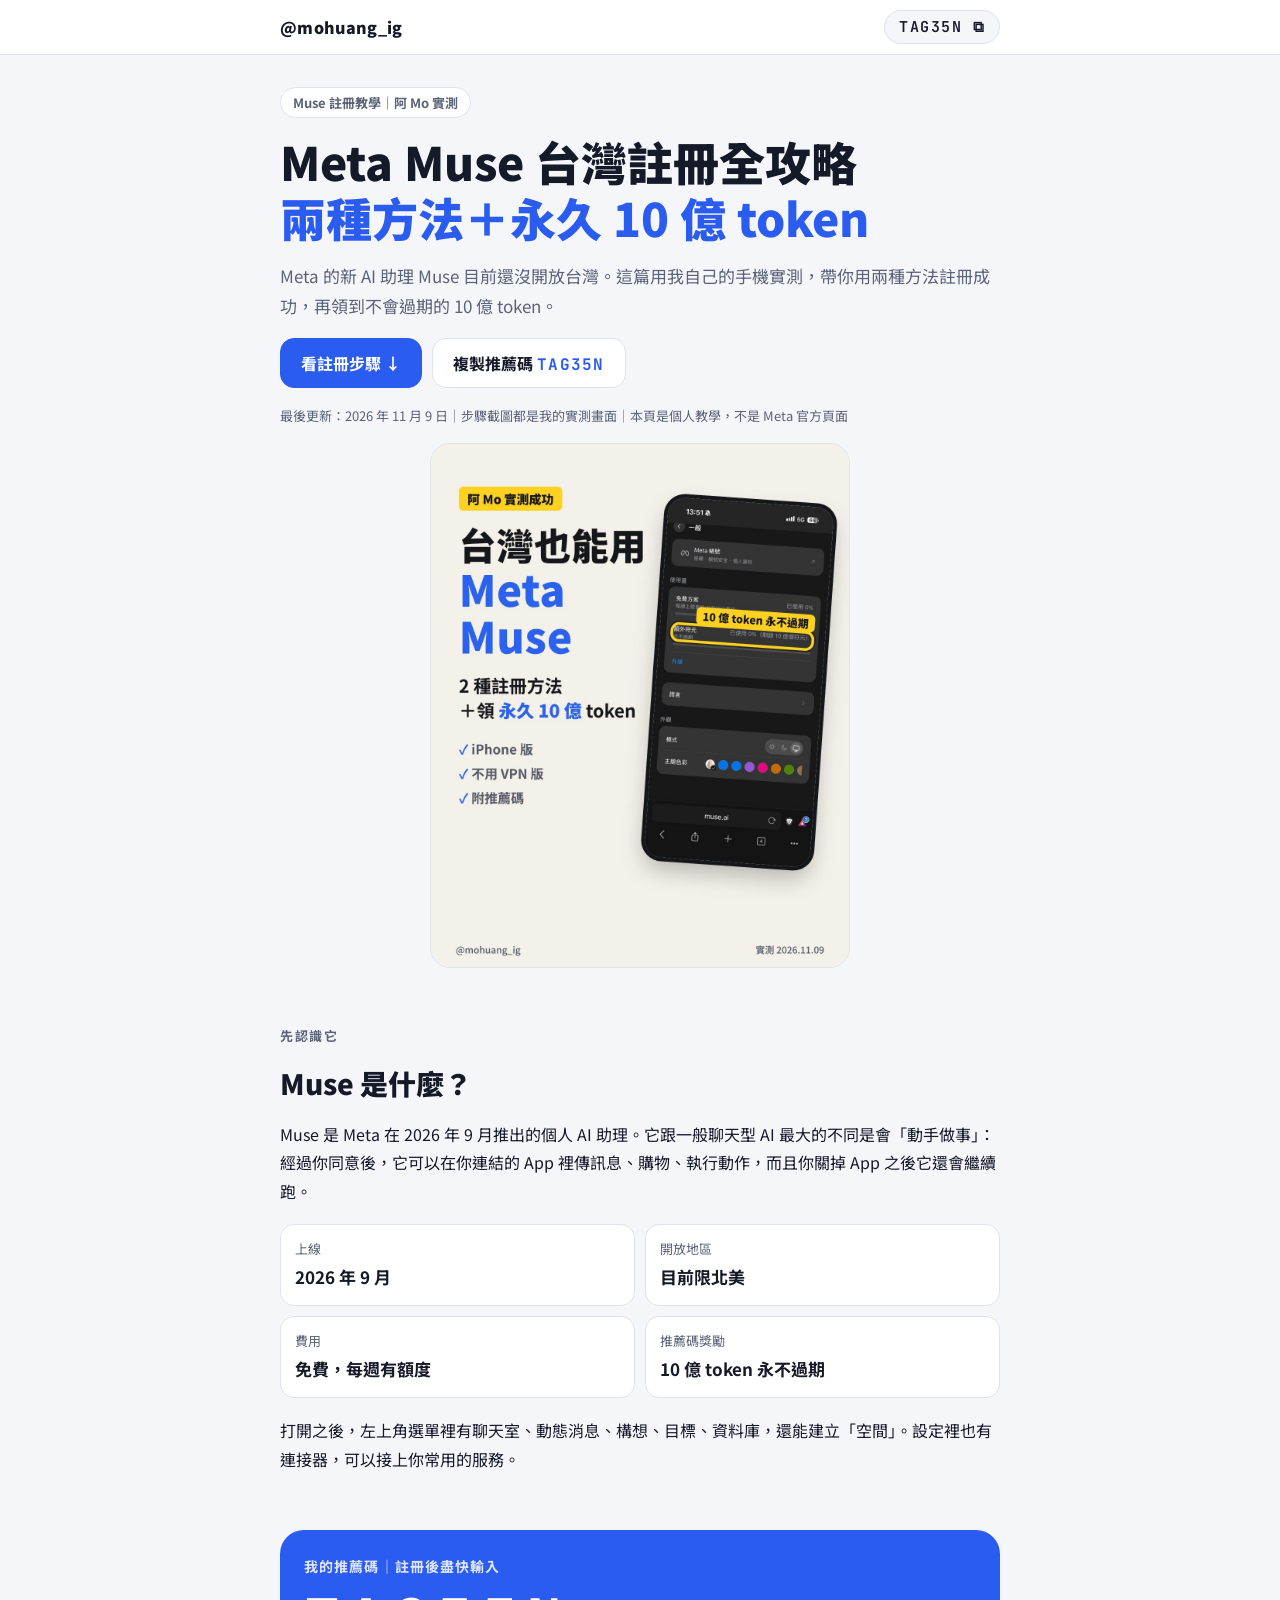
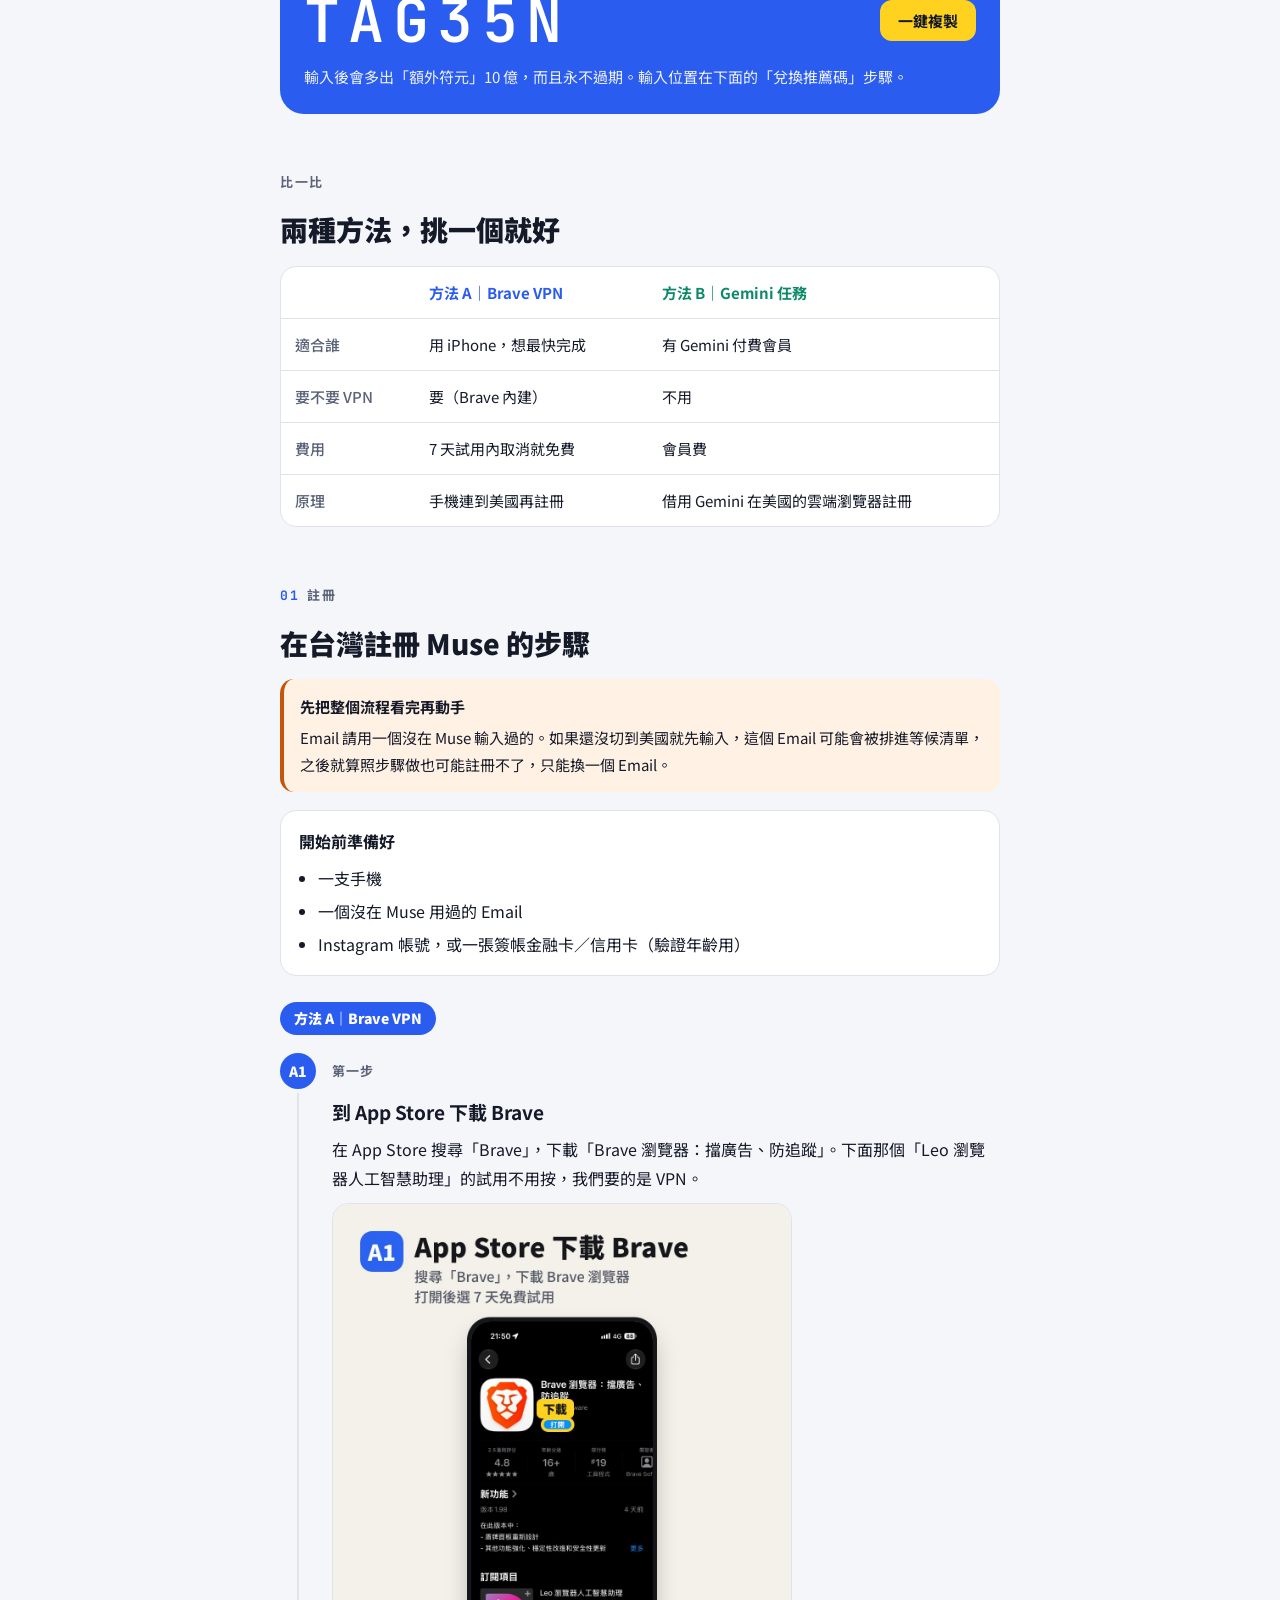
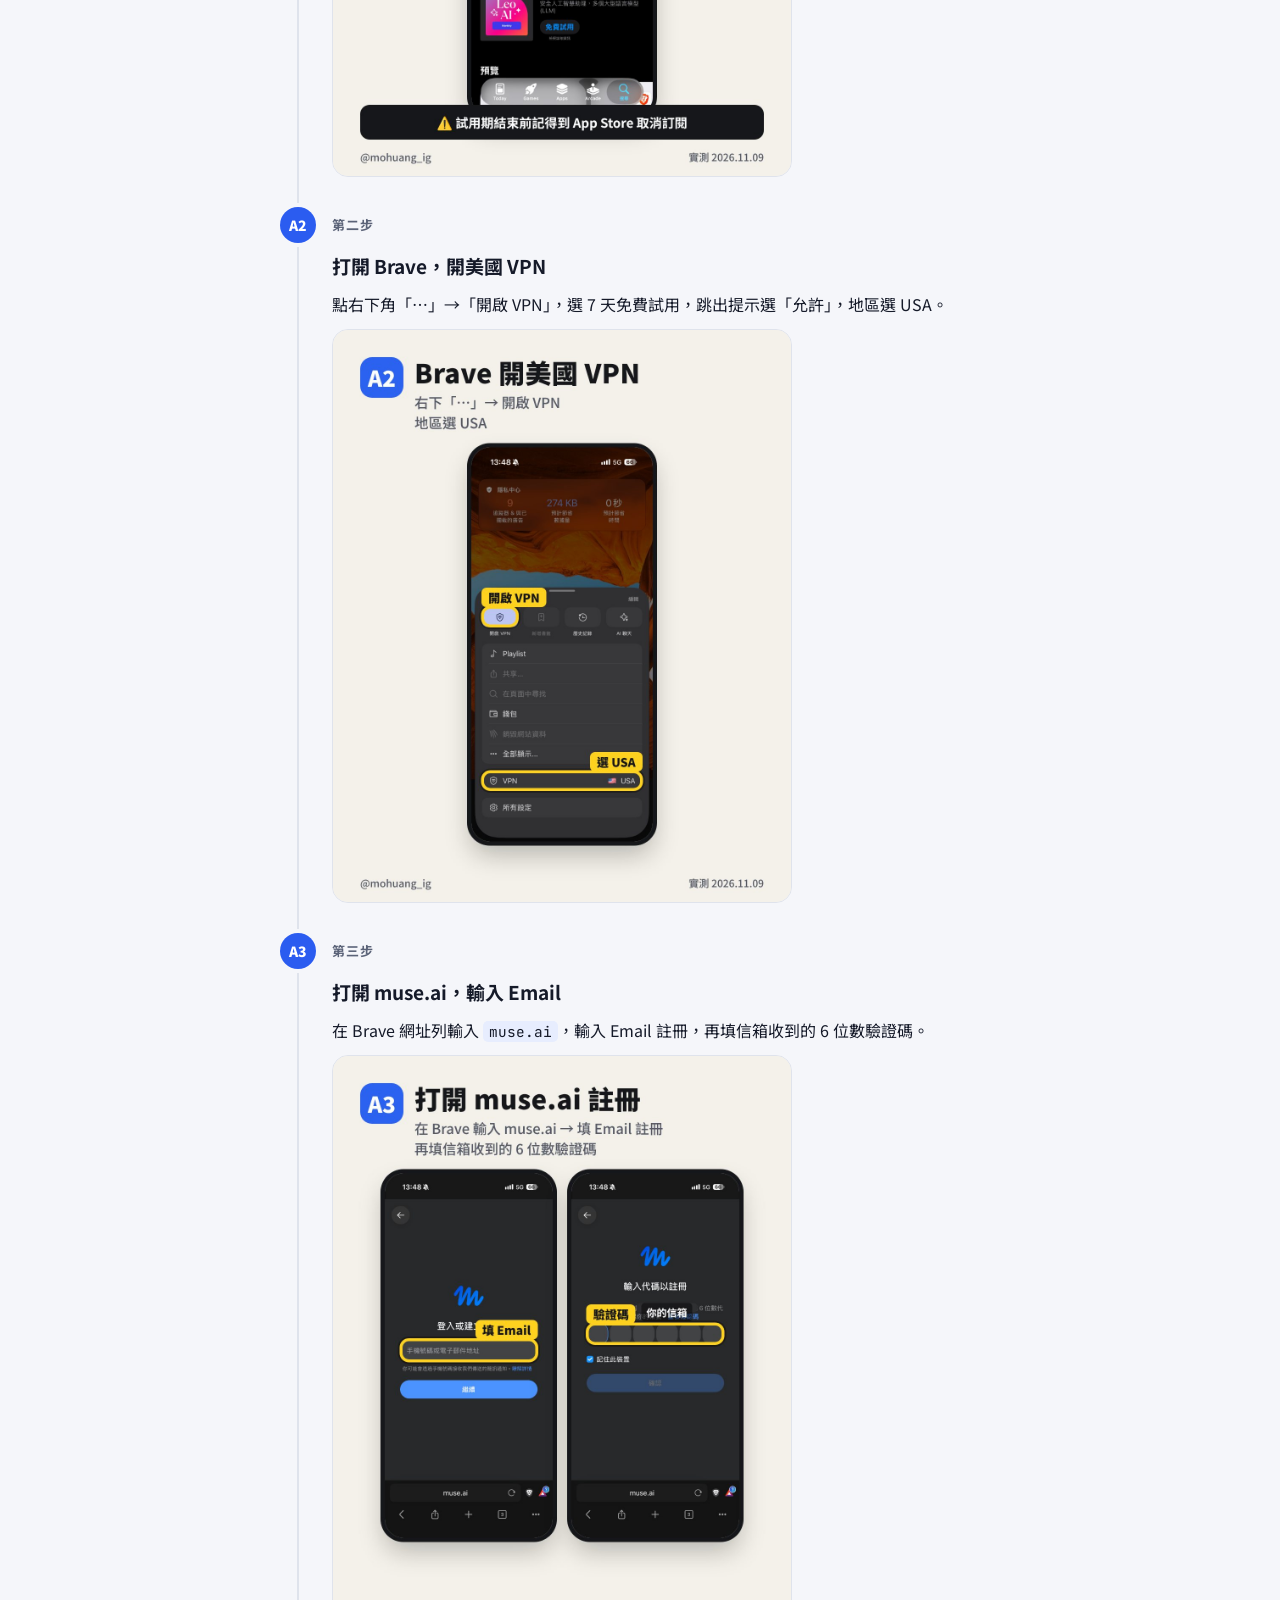
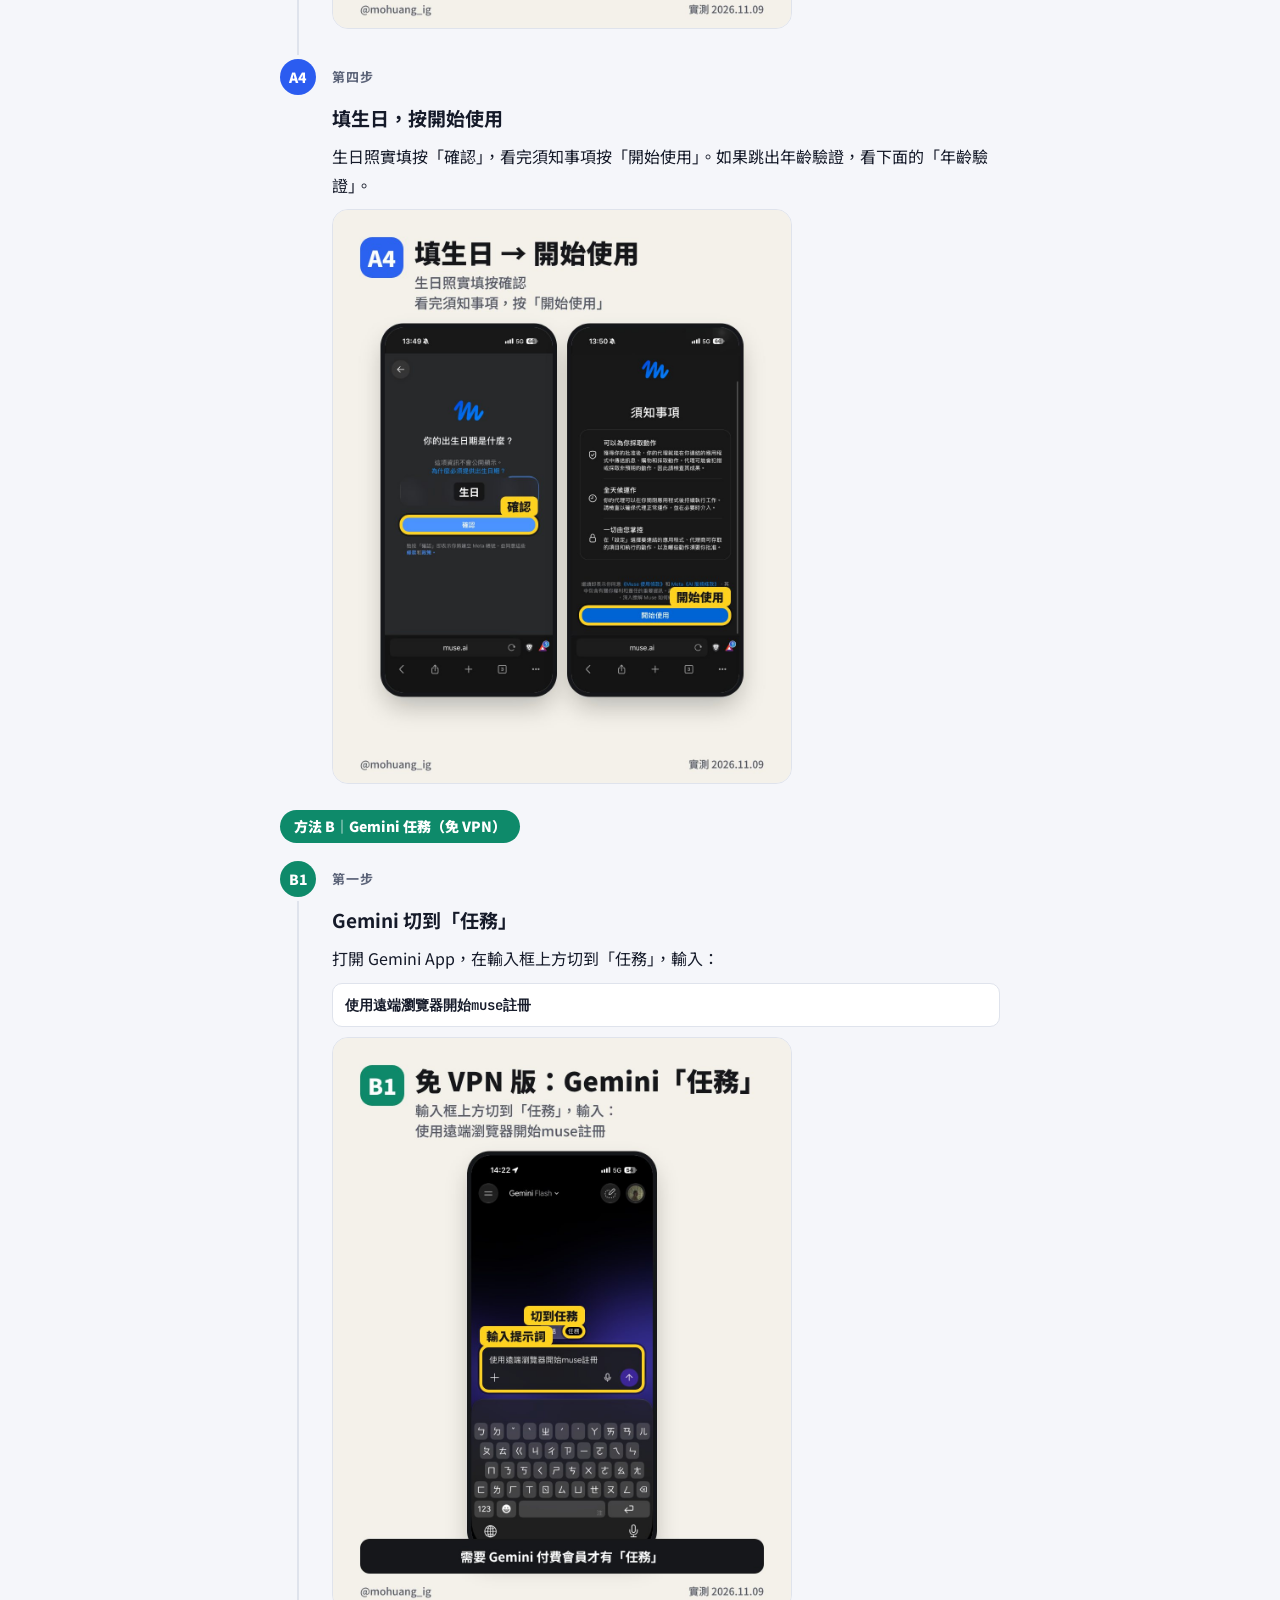
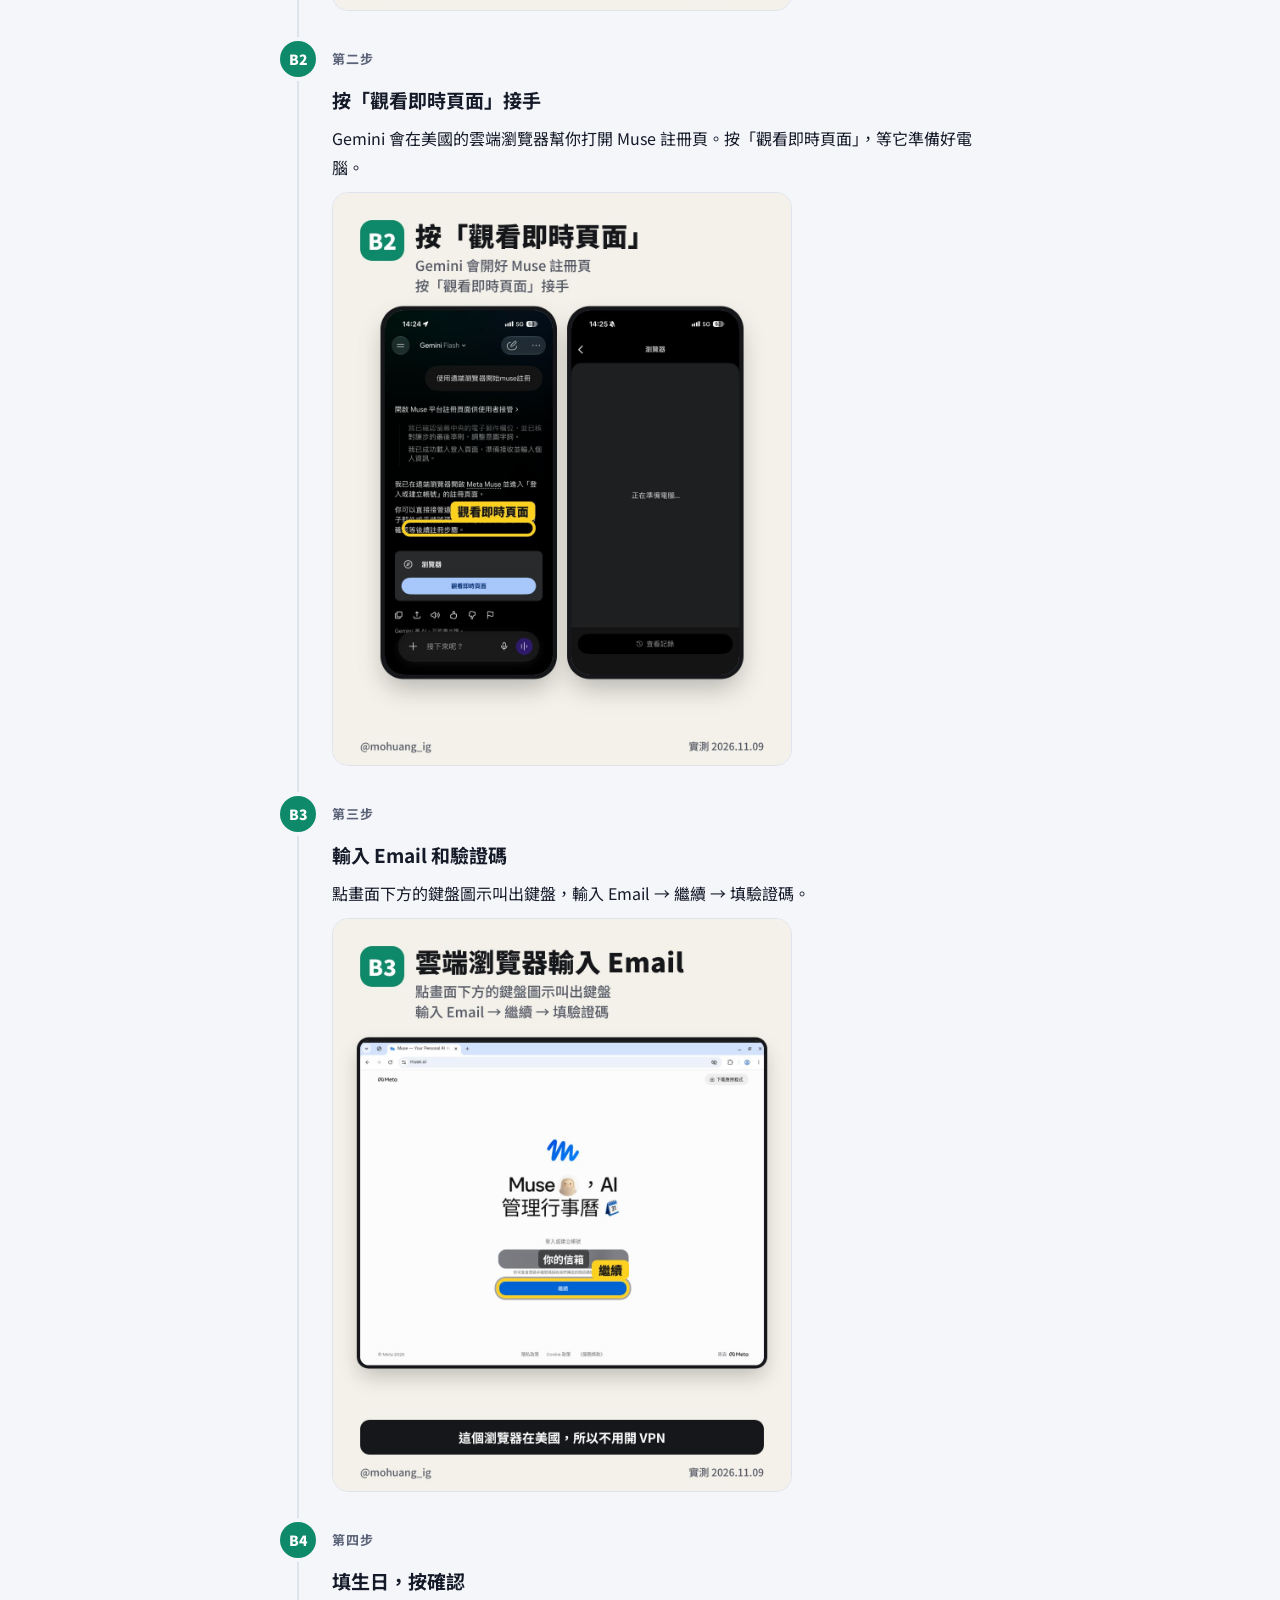
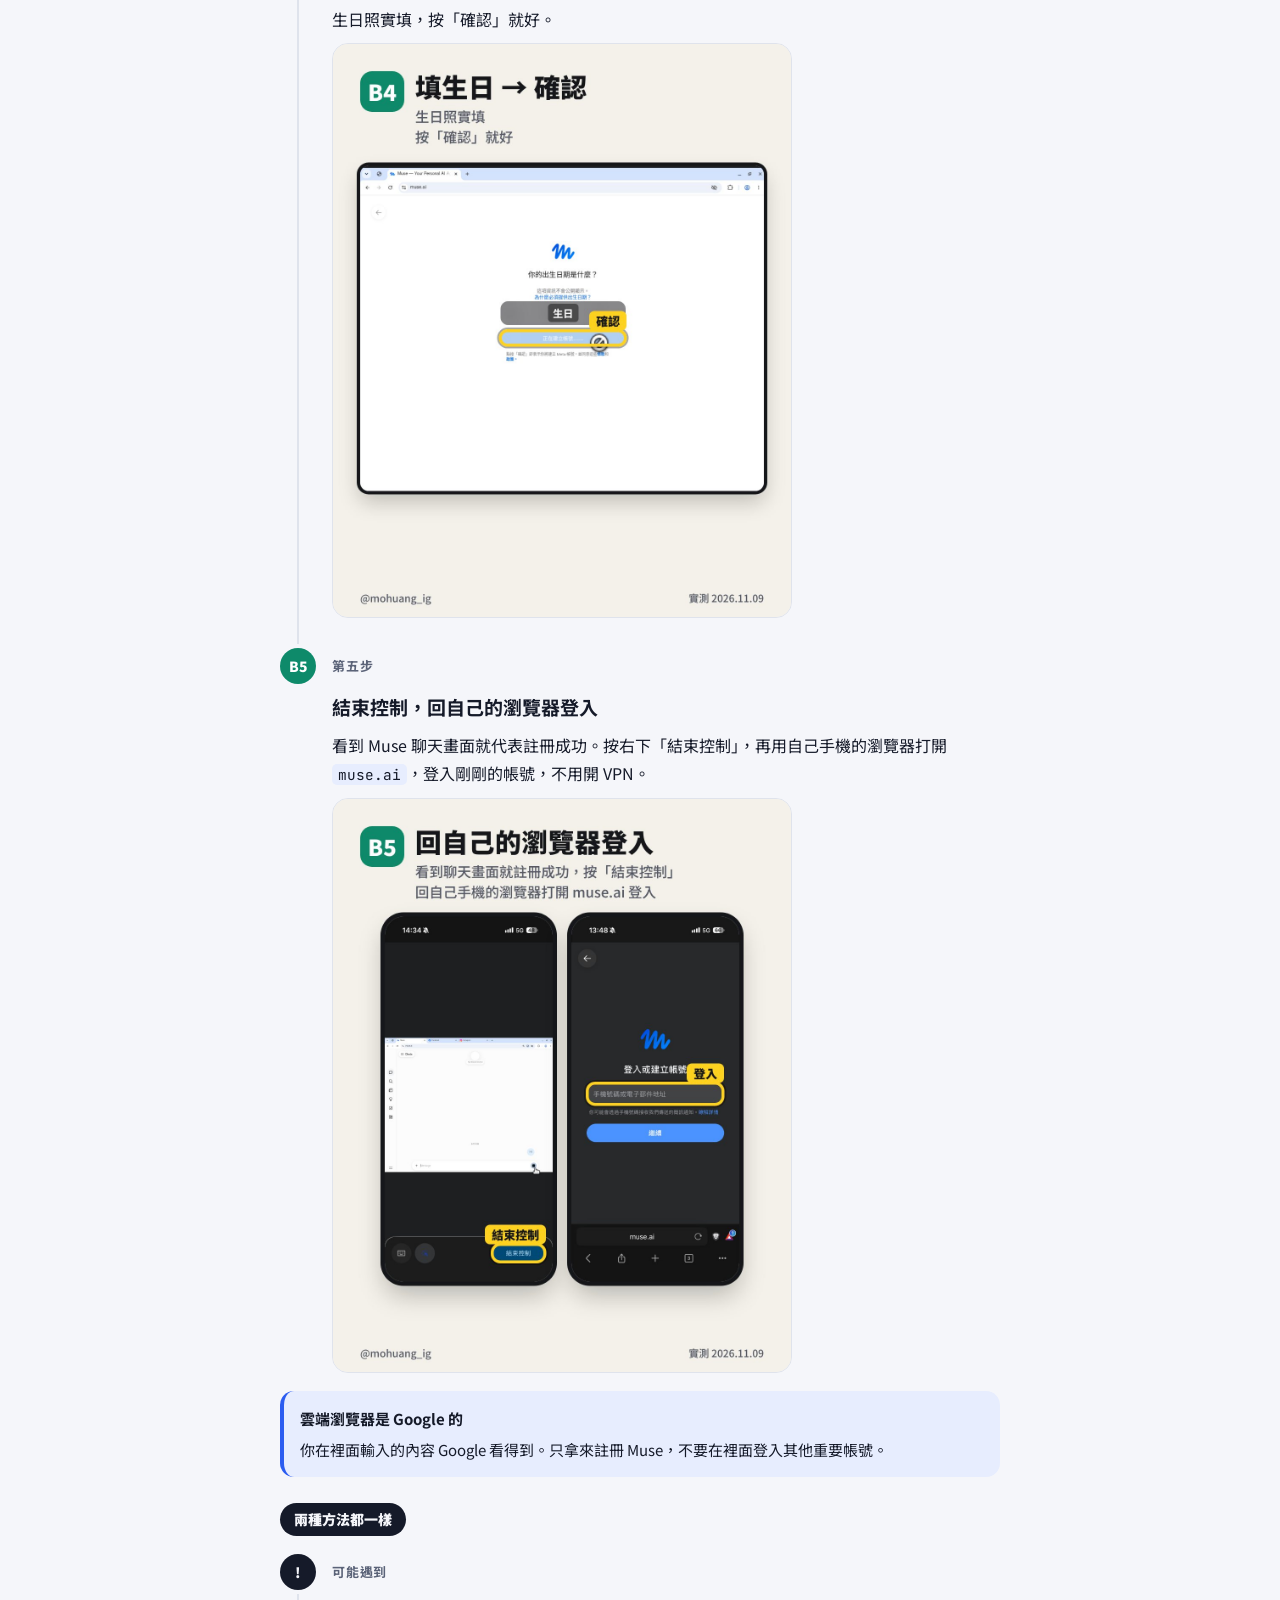
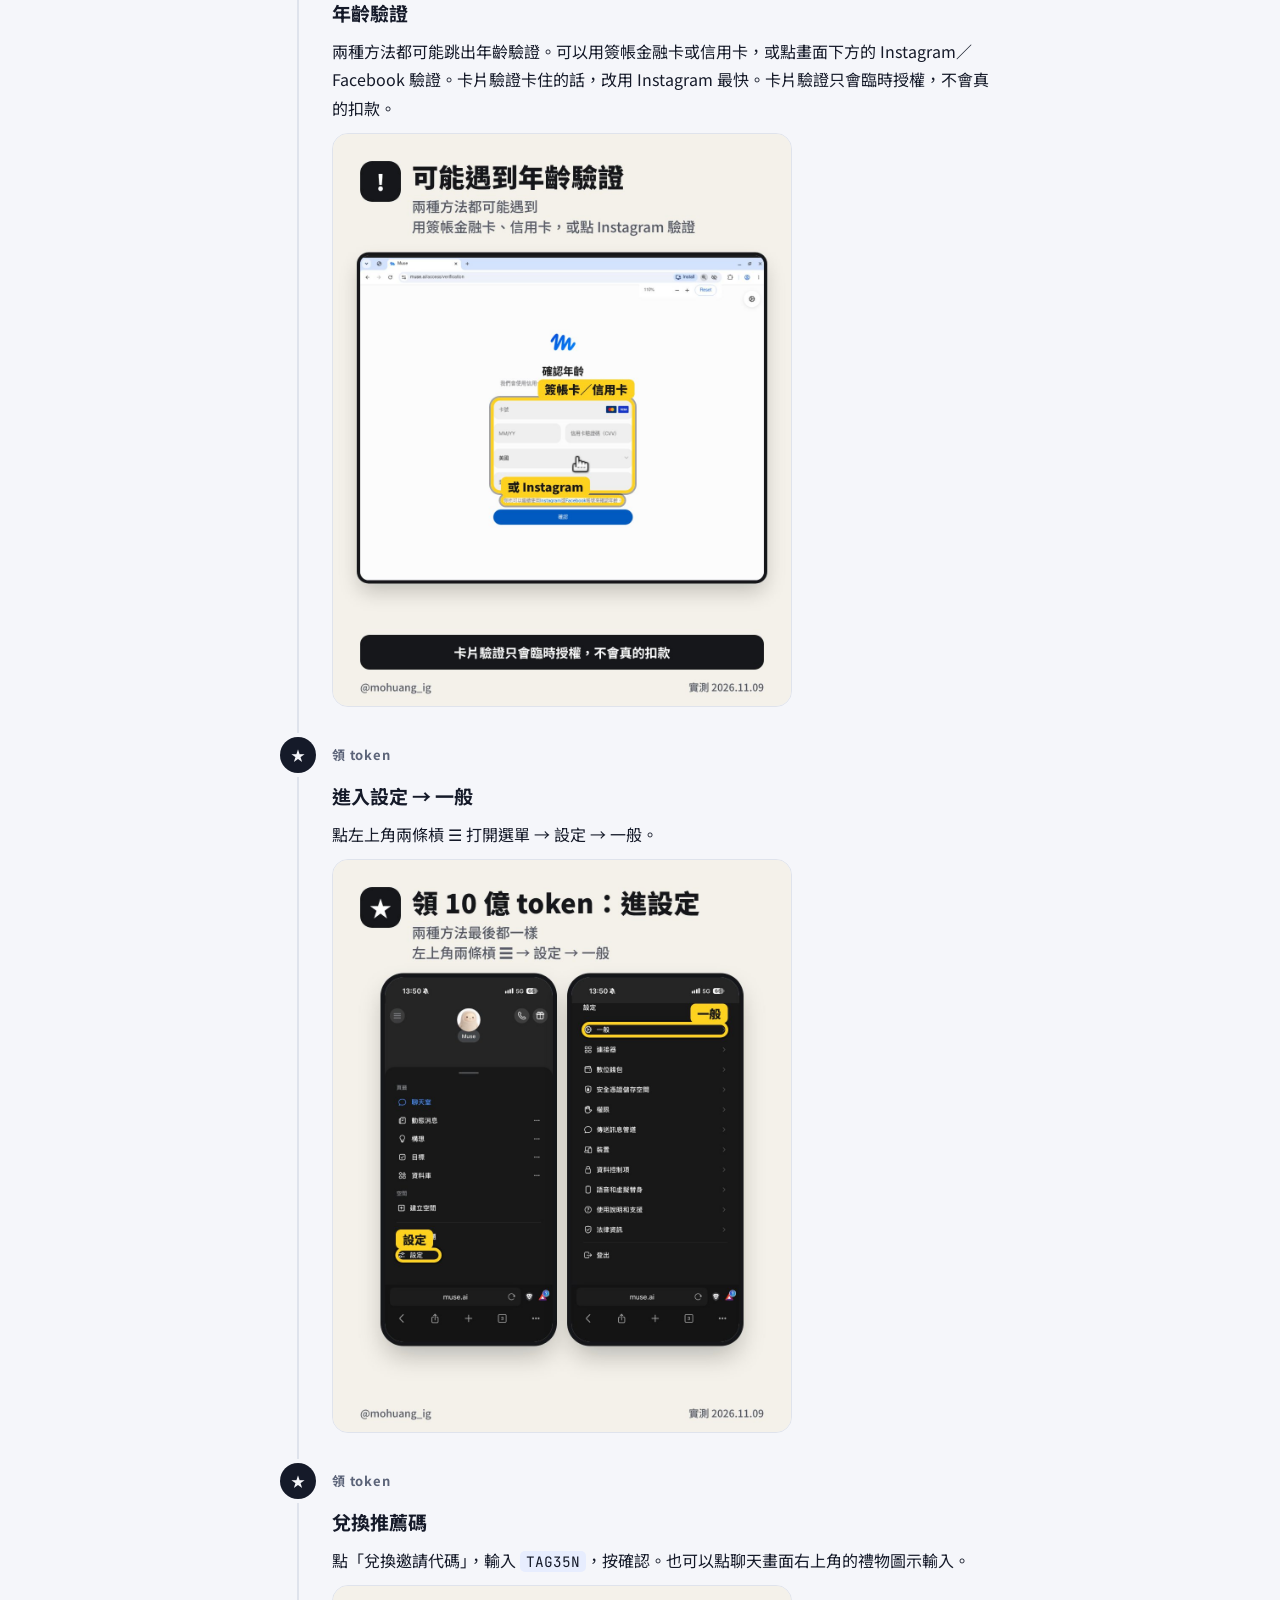
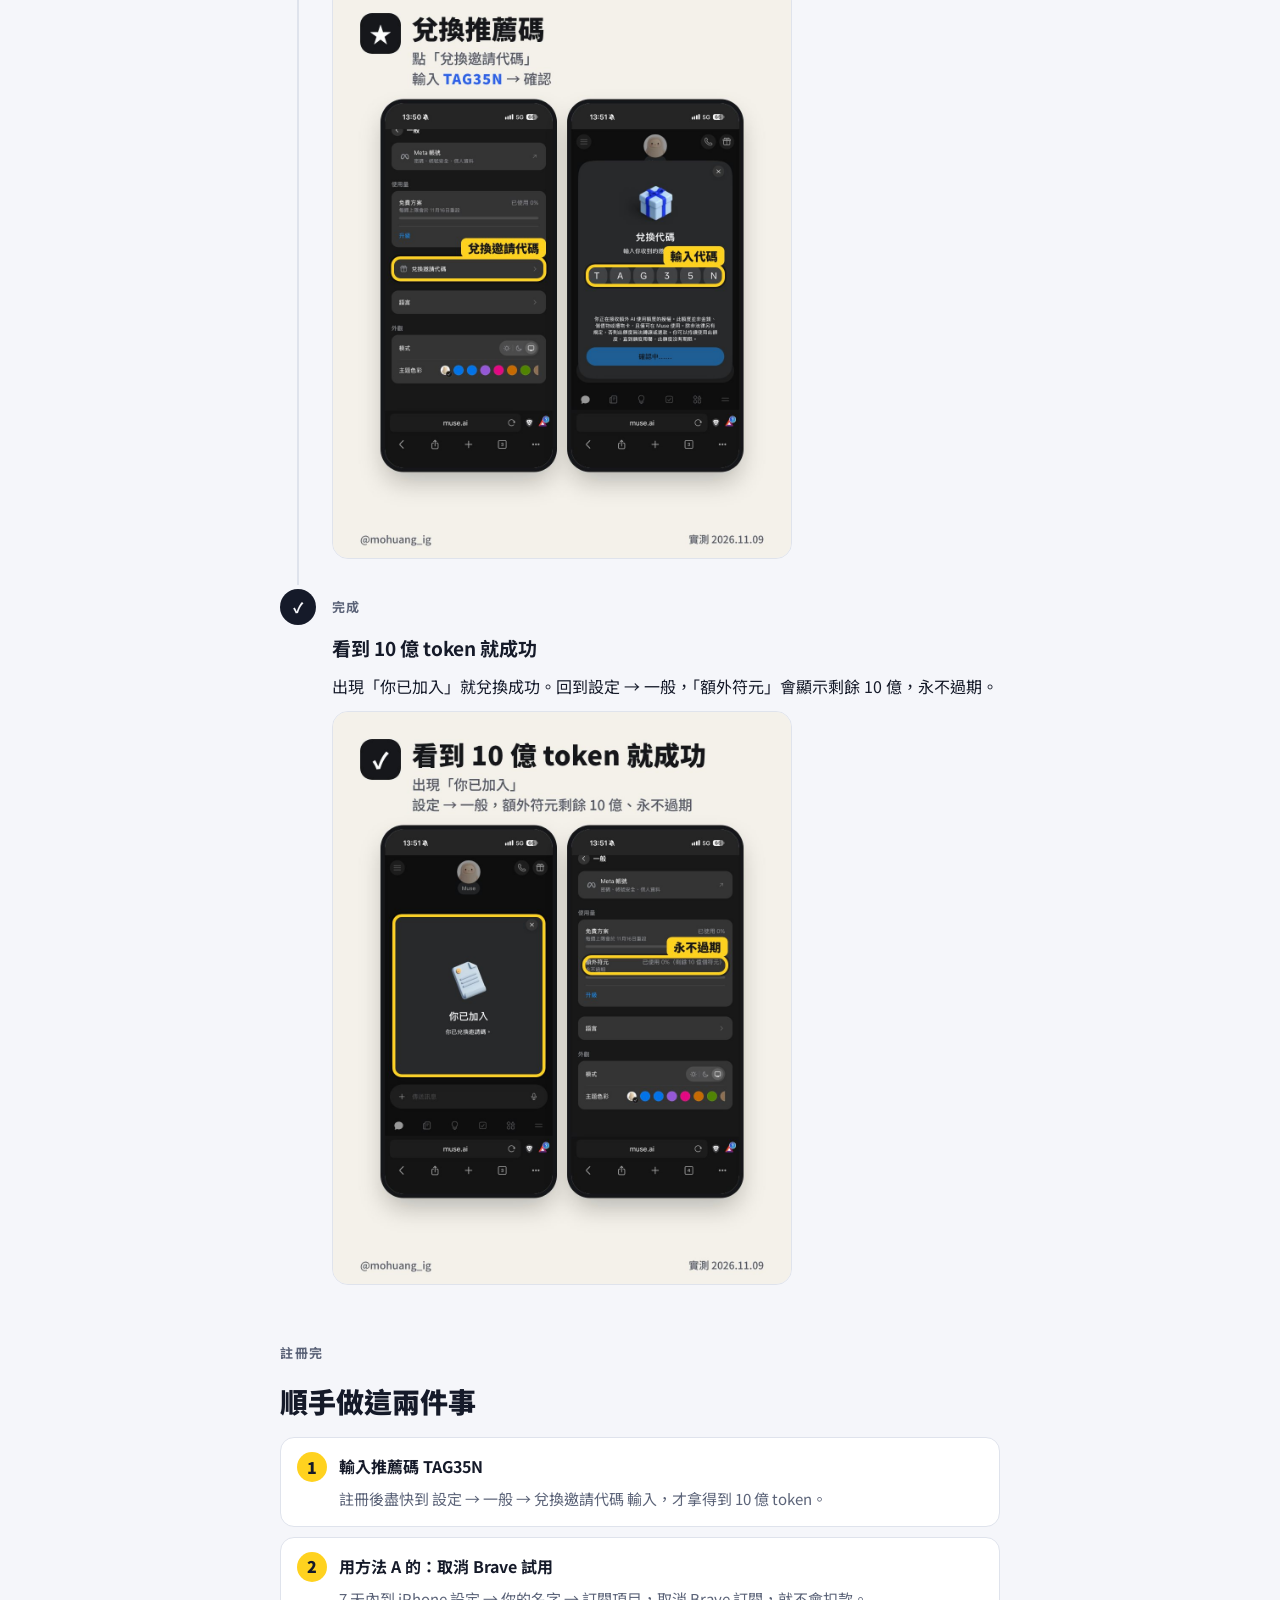
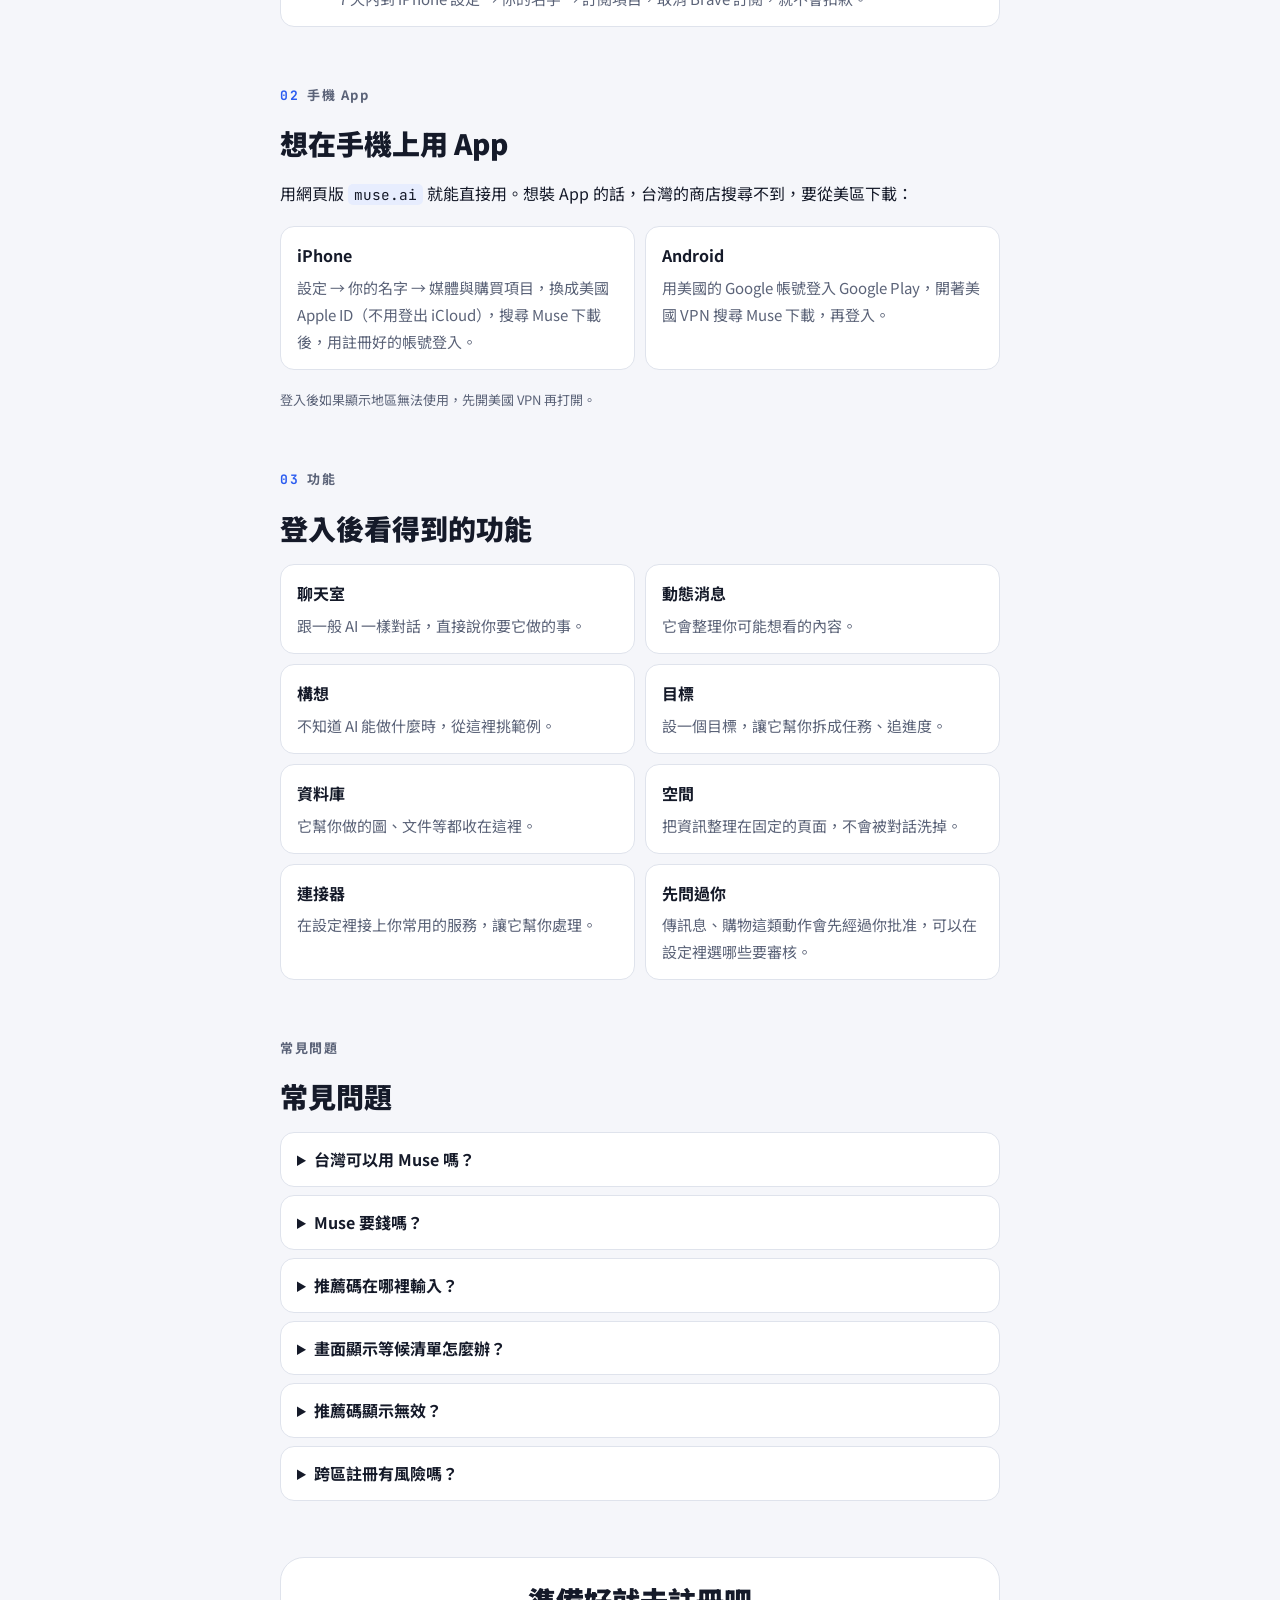
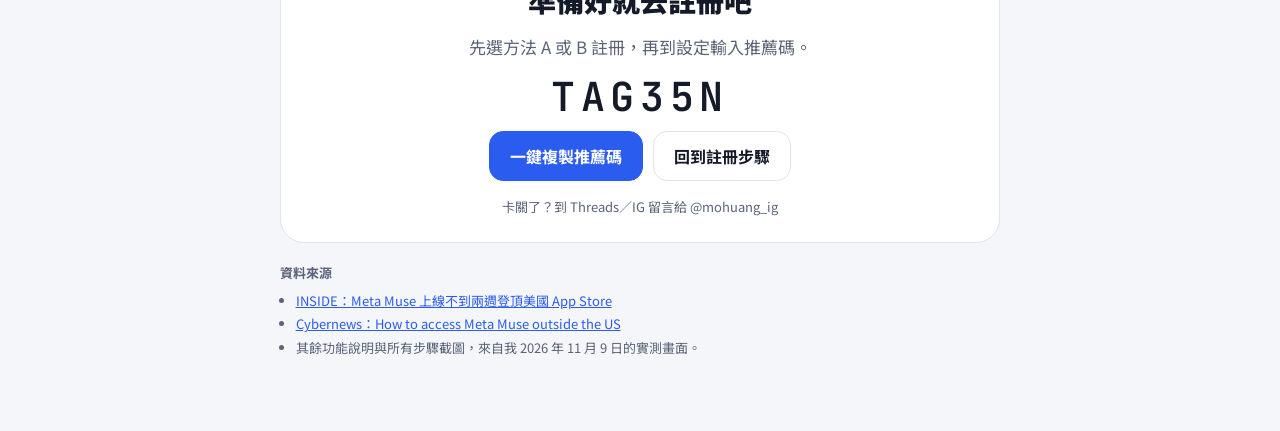
<file: muse-tutorial/index.html>
<!doctype html>
<html lang="zh-Hant">
<head>
<meta charset="utf-8">
<meta name="viewport" content="width=device-width, initial-scale=1, viewport-fit=cover">
<title>Meta Muse 註冊教學</title>
<meta name="claude:viewport-fit-sides" content="cover">
<link rel="stylesheet" href="https://fonts.googleapis.com/css2?family=Noto+Sans+TC:wght@400;500;700;900&family=JetBrains+Mono:wght@600&display=swap">
<style>
  body { margin: 0; }
  /* 版面：長篇指南，單欄；頂部固定推薦碼條；註冊步驟用左側時間軸，方法 A 藍、方法 B 綠、共同步驟深色 */
  :root {
    --bg: #f5f6fa; --paper: #ffffff; --ink: #151a29; --sub: #5b6378; --line: #dfe3ec;
    --a: #2b5cf0; --a-soft: #e7edfe; --b: #0e8a6a; --b-soft: #e0f3ec; --c: #151a29;
    --mark: #ffd21f; --mark-ink: #151a29; --warn: #c2560a; --warn-soft: #fff1e3;
    --font: "Noto Sans TC", "PingFang TC", "Microsoft JhengHei", sans-serif;
    --mono: "JetBrains Mono", ui-monospace, Menlo, monospace;
  }
  @media (prefers-color-scheme: dark) { :root:not([data-theme="light"]) {
    --bg: #0f121a; --paper: #181c28; --ink: #eef1f8; --sub: #a5acc0; --line: #2a3042;
    --a: #7c9cff; --a-soft: #1c2647; --b: #4fc9a3; --b-soft: #12302a; --c: #eef1f8;
    --mark: #ffd21f; --mark-ink: #151a29; --warn: #f3a35c; --warn-soft: #36240f; color-scheme: dark; } }
  :root[data-theme="dark"] {
    --bg: #0f121a; --paper: #181c28; --ink: #eef1f8; --sub: #a5acc0; --line: #2a3042;
    --a: #7c9cff; --a-soft: #1c2647; --b: #4fc9a3; --b-soft: #12302a; --c: #eef1f8;
    --mark: #ffd21f; --mark-ink: #151a29; --warn: #f3a35c; --warn-soft: #36240f; color-scheme: dark; }

  * { box-sizing: border-box; }
  html { scroll-behavior: smooth; }
  @media (prefers-reduced-motion: reduce) { html { scroll-behavior: auto; } }
  body { background: var(--bg); color: var(--ink); font: 16px/1.8 var(--font); }
  body::before { content: ""; position: fixed; inset: 0 0 auto; height: env(safe-area-inset-top, 0px); z-index: 10; background: var(--paper); }
  p, h1, h2, h3, ul, ol { margin: 0; }
  a { color: var(--a); }
  code { font-family: var(--mono); font-size: .9em; background: var(--a-soft); padding: 1px 6px; border-radius: 5px; }
  img { display: block; max-width: 100%; }
  .gutter { padding-left: max(16px, env(safe-area-inset-left, 0px)); padding-right: max(16px, env(safe-area-inset-right, 0px)); }
  .col { max-width: 720px; margin: 0 auto; }

  .topbar { position: sticky; top: env(safe-area-inset-top, 0px); z-index: 9; background: var(--paper); border-bottom: 1px solid var(--line); }
  .topbar .col { display: flex; align-items: center; justify-content: space-between; gap: 12px; padding-block: 10px; }
  .brand { font-weight: 900; letter-spacing: .02em; }
  .codechip { font: 600 15px var(--mono); letter-spacing: .1em; border: 1px solid var(--line); background: var(--bg); color: var(--ink); border-radius: 99px; padding: 6px 14px; cursor: pointer; }
  .codechip:focus-visible, .btn:focus-visible, .copy:focus-visible, summary:focus-visible { outline: 3px solid var(--mark); outline-offset: 2px; }

  main { padding-block: 32px 72px; }
  main > .col { display: grid; gap: 56px; }
  section { display: grid; gap: 18px; scroll-margin-top: 70px; min-width: 0; }

  .hero { gap: 16px; }
  .badge { justify-self: start; font-size: 13px; font-weight: 700; background: var(--paper); border: 1px solid var(--line); border-radius: 99px; padding: 3px 12px; color: var(--sub); }
  h1 { font-size: clamp(32px, 8vw, 46px); font-weight: 900; line-height: 1.2; text-wrap: balance; }
  h1 em { font-style: normal; color: var(--a); display: block; }
  .lead { color: var(--sub); font-size: 17px; }
  .actions { display: flex; gap: 10px; flex-wrap: wrap; }
  .btn { font: 700 16px var(--font); border-radius: 14px; padding: 12px 20px; text-decoration: none; border: 1px solid var(--line); background: var(--paper); color: var(--ink); cursor: pointer; }
  .btn.primary { background: var(--a); border-color: var(--a); color: #fff; }
  .btn b { font-family: var(--mono); letter-spacing: .08em; color: var(--a); }
  .meta { font-size: 13px; color: var(--sub); }
  .heroimg { border-radius: 20px; border: 1px solid var(--line); max-width: 420px; justify-self: center; width: 100%; }

  .eyebrow { font-size: 13px; font-weight: 700; letter-spacing: .12em; color: var(--sub); }
  .eyebrow b { color: var(--a); font-family: var(--mono); margin-right: 8px; }
  h2 { font-size: 28px; font-weight: 900; line-height: 1.3; text-wrap: balance; }
  h3 { font-size: 19px; font-weight: 700; line-height: 1.4; }

  .stats { display: grid; grid-template-columns: repeat(2, minmax(0, 1fr)); gap: 10px; }
  .stats div { background: var(--paper); border: 1px solid var(--line); border-radius: 14px; padding: 12px 14px; display: grid; gap: 2px; }
  .stats span { font-size: 13px; color: var(--sub); }
  .stats b { font-size: 17px; }

  .callout { border-radius: 14px; padding: 14px 16px; font-size: 15px; display: grid; gap: 4px; }
  .callout.warn { background: var(--warn-soft); border-left: 4px solid var(--warn); }
  .callout.tip { background: var(--a-soft); border-left: 4px solid var(--a); }

  .codecard { background: var(--a); color: #fff; border-radius: 24px; padding: 24px; display: grid; gap: 12px; }
  .codecard .k { font-size: 14px; font-weight: 700; opacity: .85; letter-spacing: .08em; }
  .codecard .row { display: flex; gap: 12px; align-items: center; justify-content: space-between; flex-wrap: wrap; }
  .codecard .val { font: 600 clamp(40px, 12vw, 60px)/1 var(--mono); letter-spacing: .14em; user-select: all; }
  .copy { font: 700 15px var(--font); background: var(--mark); color: var(--mark-ink); border: 0; border-radius: 12px; padding: 10px 18px; cursor: pointer; }
  .codecard p { font-size: 15px; opacity: .92; }

  .tablewrap { overflow-x: auto; background: var(--paper); border: 1px solid var(--line); border-radius: 16px; }
  table { width: 100%; border-collapse: collapse; font-size: 15px; min-width: 420px; }
  th, td { text-align: left; padding: 12px 14px; border-top: 1px solid var(--line); vertical-align: top; }
  thead th { border-top: 0; font-size: 15px; }
  thead th.a { color: var(--a); } thead th.b { color: var(--b); }
  tbody th { color: var(--sub); font-weight: 500; white-space: nowrap; }

  .prep { background: var(--paper); border: 1px solid var(--line); border-radius: 16px; padding: 16px 18px; display: grid; gap: 8px; }
  .prep ul { padding-left: 1.2em; display: grid; gap: 4px; }

  .route { display: grid; margin-top: 8px; }
  .route .tag { justify-self: start; color: #fff; font-weight: 900; font-size: 14px; padding: 4px 14px; border-radius: 99px; }
  .route.a .tag { background: var(--a); } .route.b .tag { background: var(--b); } .route.c .tag { background: var(--c); color: var(--bg); }
  ol.steps { list-style: none; padding: 0; display: grid; }
  ol.steps > li { position: relative; padding: 0 0 30px 52px; display: grid; gap: 10px; min-width: 0; }
  ol.steps > li::before { content: ""; position: absolute; left: 17px; top: 40px; bottom: 4px; width: 2px; background: var(--line); }
  ol.steps > li:last-child { padding-bottom: 0; }
  ol.steps > li:last-child::before { display: none; }
  .dot { position: absolute; left: 0; top: 0; width: 36px; height: 36px; border-radius: 50%; display: grid; place-items: center; font: 900 14px var(--font); color: #fff; }
  .a .dot { background: var(--a); } .b .dot { background: var(--b); } .c .dot { background: var(--c); color: var(--bg); }
  .step-k { font-size: 13px; color: var(--sub); font-weight: 700; letter-spacing: .06em; line-height: 36px; }
  .shot { border-radius: 16px; border: 1px solid var(--line); max-width: 460px; width: 100%; }
  pre { margin: 0; background: var(--paper); border: 1px solid var(--line); border-radius: 10px; padding: 10px 12px; font: 600 14px/1.6 var(--mono); white-space: pre-wrap; }

  .todo { display: grid; gap: 10px; }
  .todo div { background: var(--paper); border: 1px solid var(--line); border-radius: 14px; padding: 14px 16px; display: grid; grid-template-columns: auto minmax(0, 1fr); gap: 4px 12px; align-items: start; }
  .todo .n { grid-row: span 2; width: 30px; height: 30px; border-radius: 50%; background: var(--mark); color: var(--mark-ink); font-weight: 900; display: grid; place-items: center; }
  .todo p { color: var(--sub); font-size: 15px; }

  .feat { display: grid; grid-template-columns: repeat(2, minmax(0, 1fr)); gap: 10px; }
  @media (max-width: 520px) { .feat { grid-template-columns: minmax(0, 1fr); } }
  .feat div { background: var(--paper); border: 1px solid var(--line); border-radius: 14px; padding: 14px 16px; display: grid; gap: 4px; align-content: start; }
  .feat p { color: var(--sub); font-size: 15px; }

  details { background: var(--paper); border: 1px solid var(--line); border-radius: 14px; padding: 12px 16px; }
  details + details { margin-top: 8px; }
  summary { font-weight: 700; cursor: pointer; }
  details p { color: var(--sub); margin-top: 8px; }

  .end { background: var(--paper); border: 1px solid var(--line); border-radius: 24px; padding: 24px; display: grid; gap: 14px; text-align: center; justify-items: center; }
  .end .val { font: 600 40px/1 var(--mono); letter-spacing: .14em; }
  .sources { font-size: 13px; color: var(--sub); display: grid; gap: 4px; }
  .sources ul { padding-left: 1.2em; }
</style>

</head>
<body>
<div class="topbar gutter"><div class="col">
  <span class="brand">@mohuang_ig</span>
  <button type="button" class="codechip" data-copy>TAG35N ⧉</button>
</div></div>

<main class="gutter"><div class="col">

  <section class="hero">
    <span class="badge">Muse 註冊教學｜阿 Mo 實測</span>
    <h1>Meta Muse 台灣註冊全攻略<em>兩種方法＋永久 10 億 token</em></h1>
    <p class="lead">Meta 的新 AI 助理 Muse 目前還沒開放台灣。這篇用我自己的手機實測，帶你用兩種方法註冊成功，再領到不會過期的 10 億 token。</p>
    <div class="actions">
      <a class="btn primary" href="#signup">看註冊步驟 ↓</a>
      <button type="button" class="btn" data-copy>複製推薦碼 <b>TAG35N</b></button>
    </div>
    <p class="meta">最後更新：2026 年 11 月 9 日｜步驟截圖都是我的實測畫面｜本頁是個人教學，不是 Meta 官方頁面</p>
    <img class="heroimg" src="images/c02.jpg" alt="台灣也能用 Meta Muse，2 種註冊方法＋領永久 10 億 token">
  </section>

  <section id="what">
    <p class="eyebrow">先認識它</p>
    <h2>Muse 是什麼？</h2>
    <p>Muse 是 Meta 在 2026 年 9 月推出的個人 AI 助理。它跟一般聊天型 AI 最大的不同是會「動手做事」：經過你同意後，它可以在你連結的 App 裡傳訊息、購物、執行動作，而且你關掉 App 之後它還會繼續跑。</p>
    <div class="stats">
      <div><span>上線</span><b>2026 年 9 月</b></div>
      <div><span>開放地區</span><b>目前限北美</b></div>
      <div><span>費用</span><b>免費，每週有額度</b></div>
      <div><span>推薦碼獎勵</span><b>10 億 token 永不過期</b></div>
    </div>
    <p>打開之後，左上角選單裡有聊天室、動態消息、構想、目標、資料庫，還能建立「空間」。設定裡也有連接器，可以接上你常用的服務。</p>
  </section>

  <section id="code">
    <div class="codecard">
      <span class="k">我的推薦碼｜註冊後盡快輸入</span>
      <div class="row"><span class="val">TAG35N</span><button type="button" class="copy" data-copy>一鍵複製</button></div>
      <p>輸入後會多出「額外符元」10 億，而且永不過期。輸入位置在下面的「兌換推薦碼」步驟。</p>
    </div>
  </section>

  <section id="compare">
    <p class="eyebrow">比一比</p>
    <h2>兩種方法，挑一個就好</h2>
    <div class="tablewrap"><table>
      <thead><tr><th></th><th class="a">方法 A｜Brave VPN</th><th class="b">方法 B｜Gemini 任務</th></tr></thead>
      <tbody>
        <tr><th>適合誰</th><td>用 iPhone，想最快完成</td><td>有 Gemini 付費會員</td></tr>
        <tr><th>要不要 VPN</th><td>要（Brave 內建）</td><td>不用</td></tr>
        <tr><th>費用</th><td>7 天試用內取消就免費</td><td>會員費</td></tr>
        <tr><th>原理</th><td>手機連到美國再註冊</td><td>借用 Gemini 在美國的雲端瀏覽器註冊</td></tr>
      </tbody>
    </table></div>
  </section>

  <section id="signup">
    <p class="eyebrow"><b>01</b>註冊</p>
    <h2>在台灣註冊 Muse 的步驟</h2>
    <div class="callout warn"><b>先把整個流程看完再動手</b>Email 請用一個沒在 Muse 輸入過的。如果還沒切到美國就先輸入，這個 Email 可能會被排進等候清單，之後就算照步驟做也可能註冊不了，只能換一個 Email。</div>
    <div class="prep"><b>開始前準備好</b><ul><li>一支手機</li><li>一個沒在 Muse 用過的 Email</li><li>Instagram 帳號，或一張簽帳金融卡／信用卡（驗證年齡用）</li></ul></div>

    <div class="route a" id="method-a"><span class="tag">方法 A｜Brave VPN</span></div>
    <ol class="steps a">
      <li><span class="dot">A1</span><span class="step-k">第一步</span><h3>到 App Store 下載 Brave</h3>
        <p>在 App Store 搜尋「Brave」，下載「Brave 瀏覽器：擋廣告、防追蹤」。下面那個「Leo 瀏覽器人工智慧助理」的試用不用按，我們要的是 VPN。</p>
        <img class="shot" src="images/c04.jpg" alt="A1 畫面" loading="lazy"></li>
      <li><span class="dot">A2</span><span class="step-k">第二步</span><h3>打開 Brave，開美國 VPN</h3>
        <p>點右下角「…」→「開啟 VPN」，選 7 天免費試用，跳出提示選「允許」，地區選 USA。</p>
        <img class="shot" src="images/c05.jpg" alt="A2 畫面" loading="lazy"></li>
      <li><span class="dot">A3</span><span class="step-k">第三步</span><h3>打開 muse.ai，輸入 Email</h3>
        <p>在 Brave 網址列輸入 <code>muse.ai</code>，輸入 Email 註冊，再填信箱收到的 6 位數驗證碼。</p>
        <img class="shot" src="images/c06.jpg" alt="A2 畫面" loading="lazy"></li>
      <li><span class="dot">A4</span><span class="step-k">第四步</span><h3>填生日，按開始使用</h3>
        <p>生日照實填按「確認」，看完須知事項按「開始使用」。如果跳出年齡驗證，看下面的「年齡驗證」。</p>
        <img class="shot" src="images/c07.jpg" alt="A3 畫面" loading="lazy"></li>
    </ol>

    <div class="route b" id="method-b"><span class="tag">方法 B｜Gemini 任務（免 VPN）</span></div>
    <ol class="steps b">
      <li><span class="dot">B1</span><span class="step-k">第一步</span><h3>Gemini 切到「任務」</h3>
        <p>打開 Gemini App，在輸入框上方切到「任務」，輸入：</p>
        <pre>使用遠端瀏覽器開始muse註冊</pre>
        <img class="shot" src="images/c08.jpg" alt="B1 畫面" loading="lazy"></li>
      <li><span class="dot">B2</span><span class="step-k">第二步</span><h3>按「觀看即時頁面」接手</h3>
        <p>Gemini 會在美國的雲端瀏覽器幫你打開 Muse 註冊頁。按「觀看即時頁面」，等它準備好電腦。</p>
        <img class="shot" src="images/c09.jpg" alt="B2 畫面" loading="lazy"></li>
      <li><span class="dot">B3</span><span class="step-k">第三步</span><h3>輸入 Email 和驗證碼</h3>
        <p>點畫面下方的鍵盤圖示叫出鍵盤，輸入 Email → 繼續 → 填驗證碼。</p>
        <img class="shot" src="images/c10.jpg" alt="B3 畫面" loading="lazy"></li>
      <li><span class="dot">B4</span><span class="step-k">第四步</span><h3>填生日，按確認</h3>
        <p>生日照實填，按「確認」就好。</p>
        <img class="shot" src="images/c11.jpg" alt="B4 畫面" loading="lazy"></li>
      <li><span class="dot">B5</span><span class="step-k">第五步</span><h3>結束控制，回自己的瀏覽器登入</h3>
        <p>看到 Muse 聊天畫面就代表註冊成功。按右下「結束控制」，再用自己手機的瀏覽器打開 <code>muse.ai</code>，登入剛剛的帳號，不用開 VPN。</p>
        <img class="shot" src="images/c12.jpg" alt="B5 畫面" loading="lazy"></li>
    </ol>
    <div class="callout tip"><b>雲端瀏覽器是 Google 的</b>你在裡面輸入的內容 Google 看得到。只拿來註冊 Muse，不要在裡面登入其他重要帳號。</div>

    <div class="route c" id="common"><span class="tag">兩種方法都一樣</span></div>
    <ol class="steps c">
      <li><span class="dot">!</span><span class="step-k">可能遇到</span><h3>年齡驗證</h3>
        <p>兩種方法都可能跳出年齡驗證。可以用簽帳金融卡或信用卡，或點畫面下方的 Instagram／Facebook 驗證。卡片驗證卡住的話，改用 Instagram 最快。卡片驗證只會臨時授權，不會真的扣款。</p>
        <img class="shot" src="images/c13.jpg" alt="年齡驗證畫面" loading="lazy"></li>
      <li><span class="dot">★</span><span class="step-k">領 token</span><h3>進入設定 → 一般</h3>
        <p>點左上角兩條槓 ☰ 打開選單 → 設定 → 一般。</p>
        <img class="shot" src="images/c14.jpg" alt="設定畫面" loading="lazy"></li>
      <li><span class="dot">★</span><span class="step-k">領 token</span><h3>兌換推薦碼</h3>
        <p>點「兌換邀請代碼」，輸入 <code>TAG35N</code>，按確認。也可以點聊天畫面右上角的禮物圖示輸入。</p>
        <img class="shot" src="images/c15.jpg" alt="兌換推薦碼畫面" loading="lazy"></li>
      <li><span class="dot">✓</span><span class="step-k">完成</span><h3>看到 10 億 token 就成功</h3>
        <p>出現「你已加入」就兌換成功。回到設定 → 一般，「額外符元」會顯示剩餘 10 億，永不過期。</p>
        <img class="shot" src="images/c16.jpg" alt="成功畫面" loading="lazy"></li>
    </ol>
  </section>

  <section id="after">
    <p class="eyebrow">註冊完</p>
    <h2>順手做這兩件事</h2>
    <div class="todo">
      <div><span class="n">1</span><b>輸入推薦碼 TAG35N</b><p>註冊後盡快到 設定 → 一般 → 兌換邀請代碼 輸入，才拿得到 10 億 token。</p></div>
      <div><span class="n">2</span><b>用方法 A 的：取消 Brave 試用</b><p>7 天內到 iPhone 設定 → 你的名字 → 訂閱項目，取消 Brave 訂閱，就不會扣款。</p></div>
    </div>
  </section>

  <section id="app">
    <p class="eyebrow"><b>02</b>手機 App</p>
    <h2>想在手機上用 App</h2>
    <p>用網頁版 <code>muse.ai</code> 就能直接用。想裝 App 的話，台灣的商店搜尋不到，要從美區下載：</p>
    <div class="feat">
      <div><b>iPhone</b><p>設定 → 你的名字 → 媒體與購買項目，換成美國 Apple ID（不用登出 iCloud），搜尋 Muse 下載後，用註冊好的帳號登入。</p></div>
      <div><b>Android</b><p>用美國的 Google 帳號登入 Google Play，開著美國 VPN 搜尋 Muse 下載，再登入。</p></div>
    </div>
    <p class="meta">登入後如果顯示地區無法使用，先開美國 VPN 再打開。</p>
  </section>

  <section id="features">
    <p class="eyebrow"><b>03</b>功能</p>
    <h2>登入後看得到的功能</h2>
    <div class="feat">
      <div><b>聊天室</b><p>跟一般 AI 一樣對話，直接說你要它做的事。</p></div>
      <div><b>動態消息</b><p>它會整理你可能想看的內容。</p></div>
      <div><b>構想</b><p>不知道 AI 能做什麼時，從這裡挑範例。</p></div>
      <div><b>目標</b><p>設一個目標，讓它幫你拆成任務、追進度。</p></div>
      <div><b>資料庫</b><p>它幫你做的圖、文件等都收在這裡。</p></div>
      <div><b>空間</b><p>把資訊整理在固定的頁面，不會被對話洗掉。</p></div>
      <div><b>連接器</b><p>在設定裡接上你常用的服務，讓它幫你處理。</p></div>
      <div><b>先問過你</b><p>傳訊息、購物這類動作會先經過你批准，可以在設定裡選哪些要審核。</p></div>
    </div>
  </section>

  <section id="faq">
    <p class="eyebrow">常見問題</p>
    <h2>常見問題</h2>
    <div>
      <details><summary>台灣可以用 Muse 嗎？</summary><p>官方目前還沒開放台灣，要照上面兩種方法之一註冊。註冊好之後，用網頁版通常不開 VPN 也能登入。</p></details>
      <details><summary>Muse 要錢嗎？</summary><p>可以免費使用，每週有使用額度；想用更多可以升級。推薦碼送的 10 億 token 不會過期。</p></details>
      <details><summary>推薦碼在哪裡輸入？</summary><p>設定 → 一般 → 兌換邀請代碼，或聊天畫面右上角的禮物圖示。</p></details>
      <details><summary>畫面顯示等候清單怎麼辦？</summary><p>代表這個 Email 被排進等候清單了。換一個沒用過的 Email，確認已經切到美國（方法 A）或在雲端瀏覽器裡（方法 B）再註冊。</p></details>
      <details><summary>推薦碼顯示無效？</summary><p>可能名額用完了，或超過可兌換的時間。</p></details>
      <details><summary>跨區註冊有風險嗎？</summary><p>可能違反服務條款，帳號有被停用的風險，請自行評估，重要資料不要只放在 Muse。</p></details>
    </div>
  </section>

  <section>
    <div class="end">
      <h2>準備好就去註冊吧</h2>
      <p class="lead">先選方法 A 或 B 註冊，再到設定輸入推薦碼。</p>
      <span class="val">TAG35N</span>
      <div class="actions" style="justify-content:center"><button type="button" class="btn primary" data-copy>一鍵複製推薦碼</button><a class="btn" href="#signup">回到註冊步驟</a></div>
      <p class="meta">卡關了？到 Threads／IG 留言給 @mohuang_ig</p>
    </div>
    <div class="sources"><b>資料來源</b><ul>
      <li><a href="https://www.inside.com.tw/article/42443-meta-muse-app-store-number-one-us-2026" target="_blank" rel="noopener">INSIDE：Meta Muse 上線不到兩週登頂美國 App Store</a></li>
      <li><a href="https://cybernews.com/vpn-guides/how-to-access-meta-muse-from-anywhere/" target="_blank" rel="noopener">Cybernews：How to access Meta Muse outside the US</a></li>
      <li>其餘功能說明與所有步驟截圖，來自我 2026 年 11 月 9 日的實測畫面。</li>
    </ul></div>
  </section>

</div></main>

<script>
  document.querySelectorAll("[data-copy]").forEach(function (btn) {
    btn.addEventListener("click", function () {
      var orig = btn.innerHTML;
      function done(t) { btn.textContent = t; setTimeout(function () { btn.innerHTML = orig; }, 1600); }
      try { navigator.clipboard.writeText("TAG35N").then(function () { done("已複製 TAG35N ✓"); }, function () { done("請手動複製 TAG35N"); }); }
      catch (e) { done("請手動複製 TAG35N"); }
    });
  });
</script>

</body>
</html>
</file>
